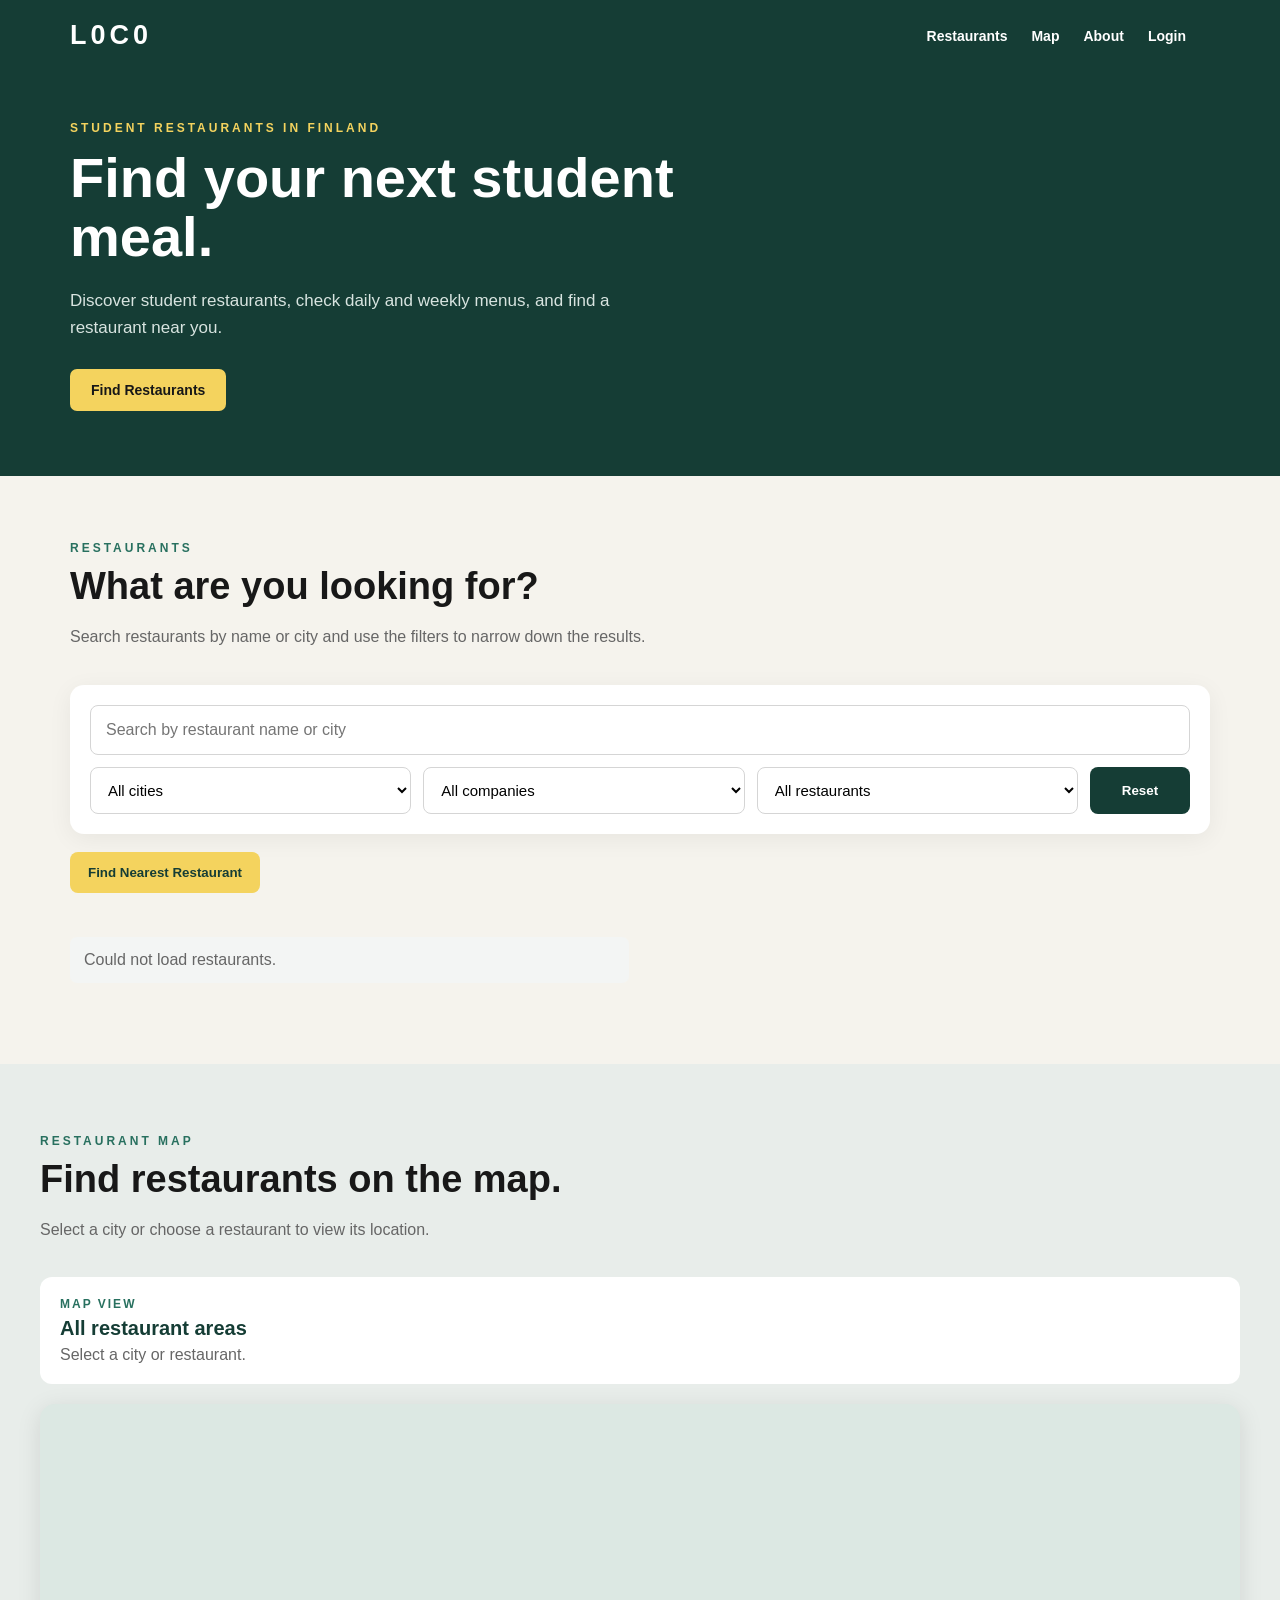
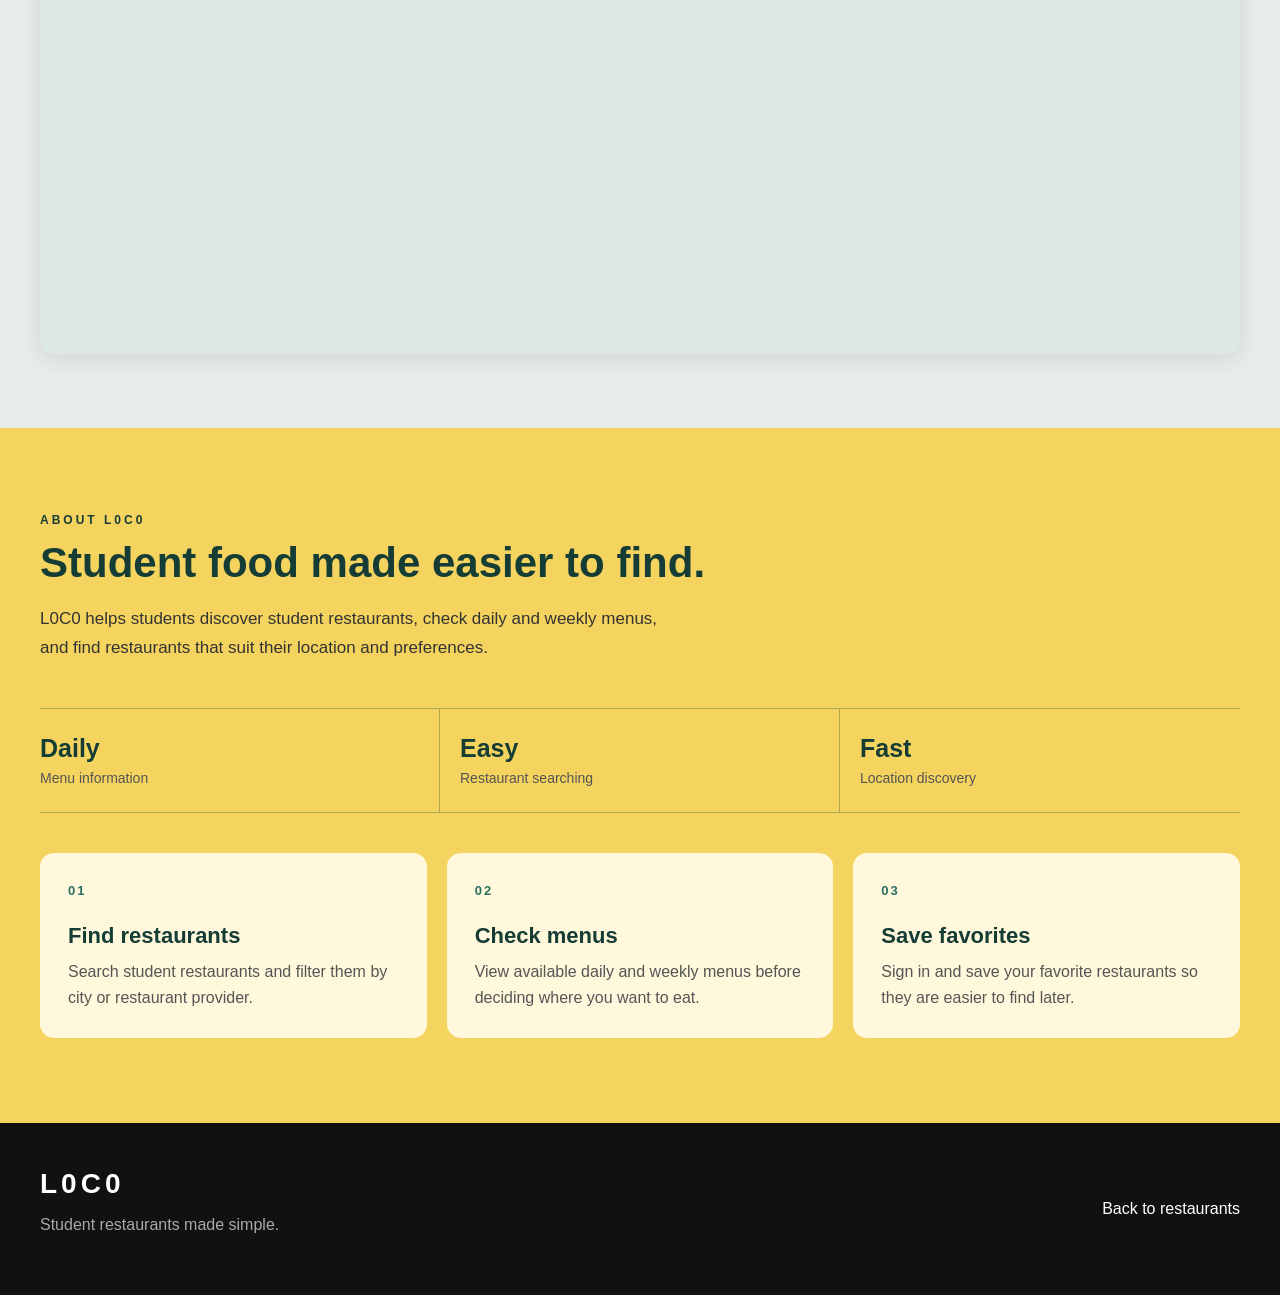
<file: index.html>
<!doctype html>
<html lang="en">
  <head>
    <meta charset="UTF-8" />
    <meta name="viewport" content="width=device-width, initial-scale=1.0" />
    <title>L0C0 Oy</title>
    <link rel="stylesheet" href="css/style.css" />
  </head>

  <body>
    <header class="header">
      <nav class="navbar">
        <a class="logo" href="index.html">L0C0</a>

        <div class="nav-links">
          <a href="#restaurants">Restaurants</a>
          <a href="#map-section">Map</a>
          <a href="#about">About</a>
          <a id="login-link" href="login.html">Login</a>
          <a class="profile-link" id="profile-link" href="profile.html"></a>

          <button class="logout-button hidden" id="logout-button">
            Logout
          </button>
        </div>
      </nav>

      <div class="hero">
        <p class="hero-small">STUDENT RESTAURANTS IN FINLAND</p>

        <h1>Find your next student meal.</h1>

        <p class="hero-text">
          Discover student restaurants, check daily and weekly menus, and find a
          restaurant near you.
        </p>

        <a class="hero-button" href="#restaurants"> Find Restaurants </a>
      </div>
    </header>

    <main>
      <section class="restaurant-section" id="restaurants">
        <div class="section-heading">
          <p class="small-title">RESTAURANTS</p>

          <h2>What are you looking for?</h2>

          <p>
            Search restaurants by name or city and use the filters to narrow
            down the results.
          </p>
        </div>

        <div class="filters">
          <input
            class="search-input"
            id="search"
            type="text"
            placeholder="Search by restaurant name or city"
          />

          <div class="filter-row">
            <select class="filter-select" id="city-filter">
              <option value="all">All cities</option>
            </select>

            <select class="filter-select" id="company-filter">
              <option value="all">All companies</option>
              <option value="Sodexo">Sodexo</option>
              <option value="Compass Group">Compass Group</option>
            </select>

            <select class="filter-select" id="favorite-filter">
              <option value="all">All restaurants</option>
              <option value="favorites">My favorites</option>
            </select>

            <button class="reset-button" id="reset-button">Reset</button>
          </div>
        </div>

        <div class="location-row">
          <button class="location-button" id="location-button">
            Find Nearest Restaurant
          </button>

          <p class="location-message" id="location-message"></p>
        </div>

        <div class="results">
          <p class="restaurant-count" id="restaurant-count">
            Loading restaurants...
          </p>
        </div>

        <div class="restaurant-list" id="restaurant-list"></div>
      </section>

      <section class="map-section" id="map-section">
        <div class="map-content">
          <div class="section-heading">
            <p class="small-title">RESTAURANT MAP</p>

            <h2>Find restaurants on the map.</h2>

            <p>Select a city or choose a restaurant to view its location.</p>
          </div>

          <div class="selected-restaurant">
            <div class="selected-restaurant-info">
              <p class="selected-map-title">MAP VIEW</p>

              <h3 id="map-restaurant-name">All restaurant areas</h3>

              <p id="map-restaurant-address">Select a city or restaurant.</p>
            </div>

            <button
              class="remove-selection-button hidden"
              id="remove-selection-button"
            >
              Remove Selection
            </button>
          </div>

          <iframe
            class="restaurant-map"
            id="restaurant-map"
            title="Restaurant map"
            loading="lazy"
            src="https://www.openstreetmap.org/export/embed.html?bbox=19.0%2C59.0%2C32.0%2C70.5&amp;layer=mapnik"
          ></iframe>
        </div>
      </section>

      <section class="about" id="about">
        <div class="about-content">
          <div class="about-heading">
            <p class="small-title">ABOUT L0C0</p>

            <h2>Student food made easier to find.</h2>

            <p class="about-text">
              L0C0 helps students discover student restaurants, check daily and
              weekly menus, and find restaurants that suit their location and
              preferences.
            </p>
          </div>

          <div class="about-stats">
            <div class="about-stat">
              <strong>Daily</strong>
              <span>Menu information</span>
            </div>

            <div class="about-stat">
              <strong>Easy</strong>
              <span>Restaurant searching</span>
            </div>

            <div class="about-stat">
              <strong>Fast</strong>
              <span>Location discovery</span>
            </div>
          </div>

          <div class="about-features">
            <article class="about-card">
              <span class="about-number"> 01 </span>

              <h3>Find restaurants</h3>

              <p>
                Search student restaurants and filter them by city or restaurant
                provider.
              </p>
            </article>

            <article class="about-card">
              <span class="about-number"> 02 </span>

              <h3>Check menus</h3>

              <p>
                View available daily and weekly menus before deciding where you
                want to eat.
              </p>
            </article>

            <article class="about-card">
              <span class="about-number"> 03 </span>

              <h3>Save favorites</h3>

              <p>
                Sign in and save your favorite restaurants so they are easier to
                find later.
              </p>
            </article>
          </div>
        </div>
      </section>
    </main>

    <footer class="footer">
      <div class="footer-content">
        <div>
          <div class="footer-logo">L0C0</div>

          <p>Student restaurants made simple.</p>
        </div>

        <a href="#restaurants"> Back to restaurants </a>
      </div>
    </footer>

    <script src="js/main.js"></script>
  </body>
</html>
</file>
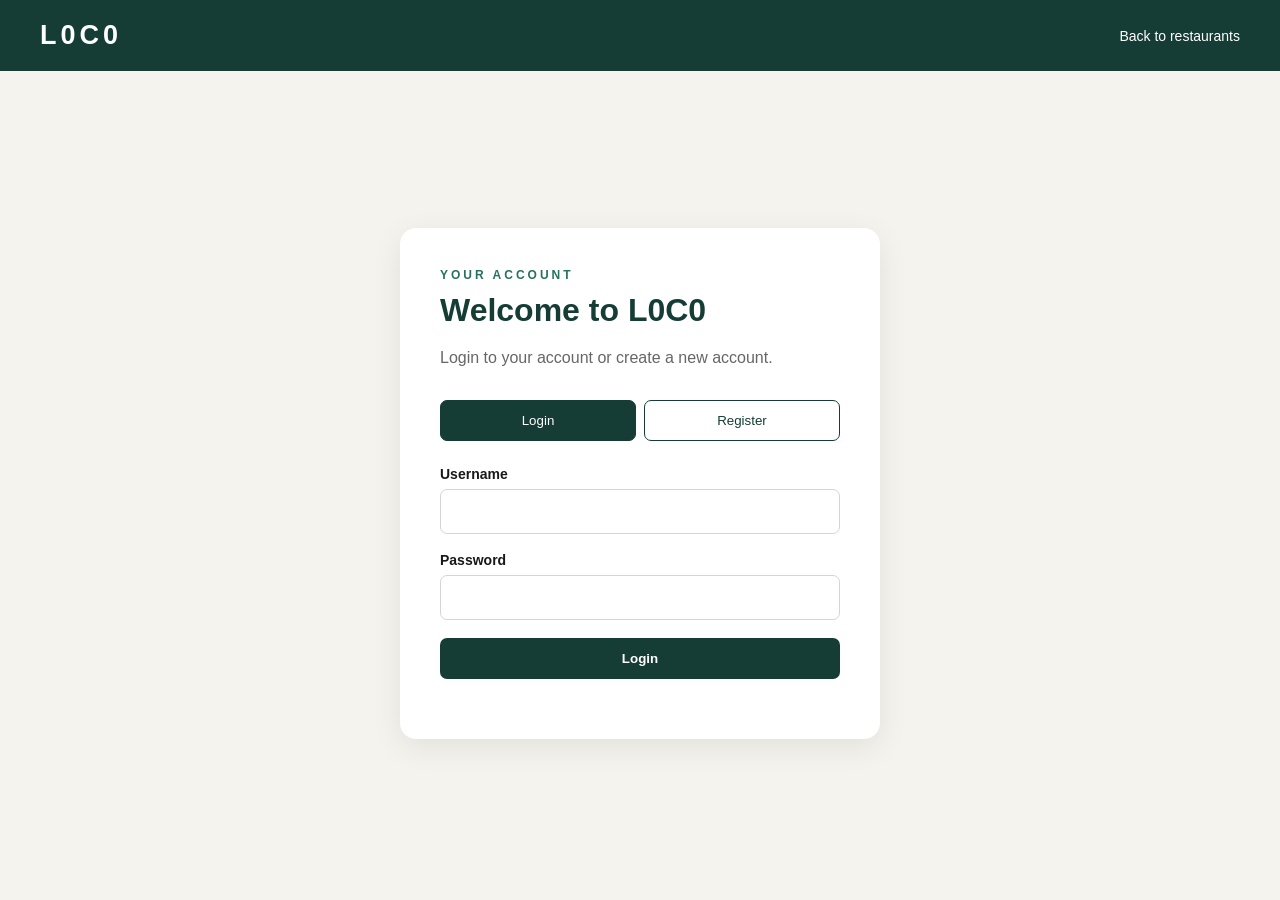
<file: login.html>
<!doctype html>
<html lang="en">
  <head>
    <meta charset="UTF-8" />
    <meta name="viewport" content="width=device-width, initial-scale=1.0" />
    <title>Login | L0C0 Oy</title>
    <link rel="stylesheet" href="css/style.css" />
  </head>

  <body class="login-page">
    <header class="login-header">
      <a href="index.html" class="logo"> L0C0 </a>

      <a href="index.html" class="back-link"> Back to restaurants </a>
    </header>

    <main class="account-main">
      <div class="account-box">
        <div class="account-heading">
          <p class="small-title">YOUR ACCOUNT</p>

          <h1>Welcome to L0C0</h1>

          <p>Login to your account or create a new account.</p>
        </div>

        <div class="account-buttons">
          <button class="account-tab active-tab" id="show-login" type="button">
            Login
          </button>

          <button class="account-tab" id="show-register" type="button">
            Register
          </button>
        </div>

        <form class="account-form" id="login-form">
          <label for="login-username"> Username </label>

          <input type="text" id="login-username" required />

          <label for="login-password"> Password </label>

          <input type="password" id="login-password" required />

          <button class="account-submit" type="submit">Login</button>
        </form>

        <form class="account-form hidden" id="register-form">
          <label for="register-username"> Username </label>

          <input type="text" id="register-username" required />

          <label for="register-password"> Password </label>

          <input type="password" id="register-password" required />

          <label for="register-email"> Email </label>

          <input type="email" id="register-email" required />

          <button class="account-submit" type="submit">Create Account</button>
        </form>

        <p class="account-message" id="account-message"></p>
      </div>
    </main>

    <script src="js/login.js"></script>
  </body>
</html>
</file>
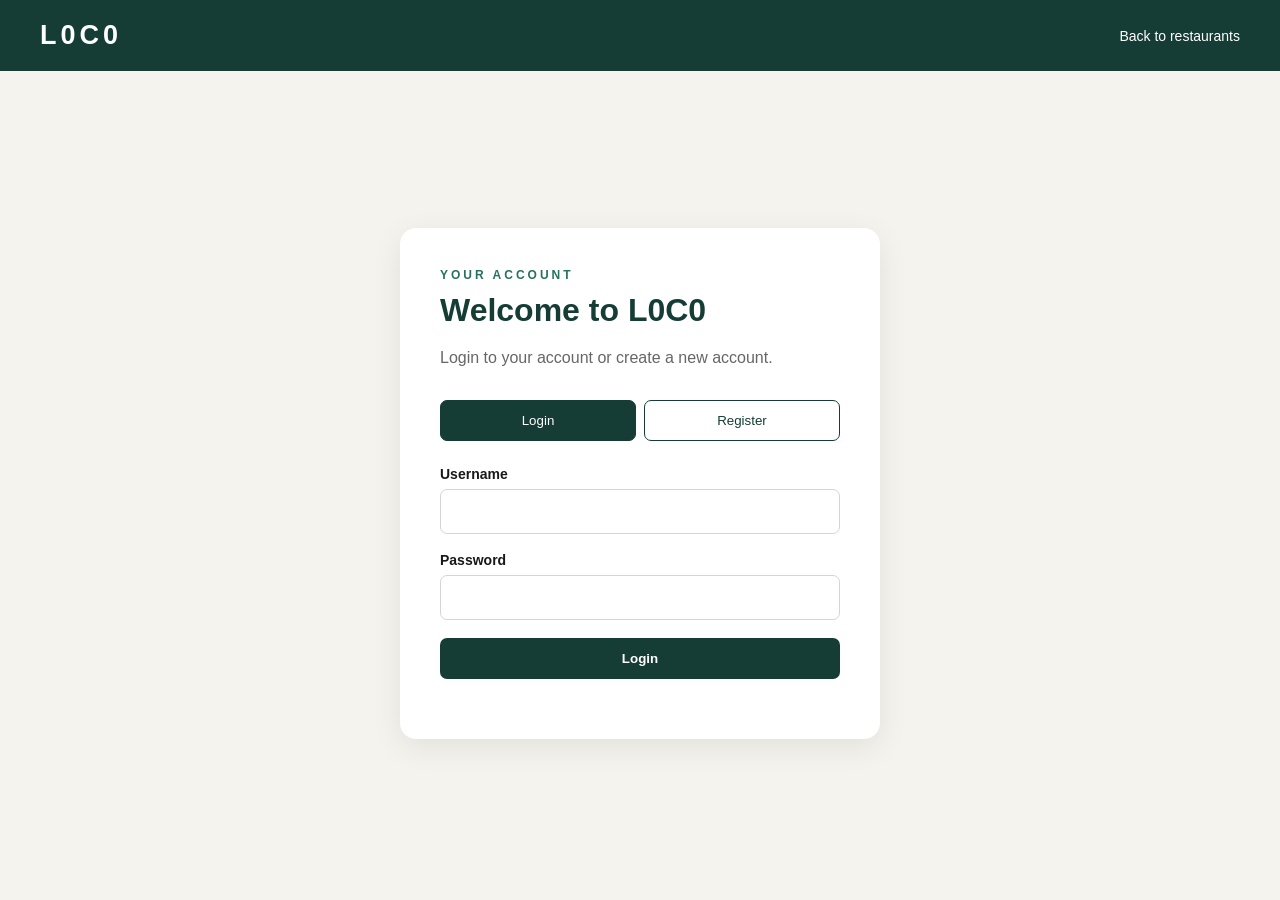
<file: profile.html>
<!doctype html>
<html lang="en">
  <head>
    <meta charset="UTF-8" />
    <meta name="viewport" content="width=device-width, initial-scale=1.0" />
    <title>Profile | L0C0 Oy</title>
    <link rel="stylesheet" href="css/style.css" />
  </head>

  <body class="login-page">
    <header class="login-header">
      <a href="index.html" class="logo">L0C0</a>

      <a href="index.html" class="back-link">Back to restaurants</a>
    </header>

    <main class="account-main">
      <div class="account-box">
        <div class="account-heading">
          <p class="small-title">MY PROFILE</p>

          <h1>Account information</h1>

          <p>View and update your account information.</p>
        </div>

        <div class="profile-picture-area">
          <div class="profile-picture-box" id="profile-picture-box">
            <div id="profile-placeholder" class="profile-placeholder">L0</div>
          </div>

          <form id="avatar-form">
            <label for="avatar-input" class="avatar-label">
              Choose profile picture
            </label>

            <input type="file" id="avatar-input" accept="image/*" />

            <button type="submit" class="avatar-button">Upload Picture</button>

            <button
              type="button"
              class="remove-avatar-button hidden"
              id="remove-avatar-button"
            >
              Remove Picture
            </button>
          </form>

          <p class="account-message" id="avatar-message"></p>
        </div>

        <form class="account-form" id="profile-form">
          <label for="profile-username"> Username </label>

          <input type="text" id="profile-username" required />

          <label for="profile-email"> Email </label>

          <input type="email" id="profile-email" required />

          <label for="profile-password"> New password </label>

          <input
            type="password"
            id="profile-password"
            placeholder="Leave empty to keep current password"
          />

          <button class="account-submit" type="submit">Save Changes</button>
        </form>

        <p class="account-message" id="profile-message"></p>
      </div>
    </main>

    <script src="js/profile.js"></script>
  </body>
</html>
</file>
<file: css/style.css>
* {
  box-sizing: border-box;
}

html {
  scroll-behavior: smooth;
}

body {
  margin: 0;
  font-family: Arial, sans-serif;
  background-color: #f5f3ed;
  color: #181818;
}

.header {
  background-color: #153d35;
  color: white;
}

.navbar {
  max-width: 1200px;
  margin: auto;
  padding: 20px 30px;
  display: flex;
  justify-content: space-between;
  align-items: center;
}

.logo {
  color: white;
  font-size: 27px;
  font-weight: bold;
  letter-spacing: 4px;
  text-decoration: none;
}

.nav-links {
  display: flex;
  gap: 24px;
  align-items: center;
}

.nav-links a {
  color: white;
  text-decoration: none;
  font-size: 14px;
  font-weight: bold;
}

.nav-links a:hover {
  color: #f4d35e;
}

.profile-link {
  color: #f4d35e !important;
}

.profile-link:hover {
  color: white !important;
}

.logout-button {
  border: 1px solid #f4d35e;
  background-color: transparent;
  color: #f4d35e;
  padding: 8px 12px;
  border-radius: 6px;
  cursor: pointer;
}

.logout-button:hover {
  background-color: #f4d35e;
  color: #153d35;
}

.hero {
  max-width: 1200px;
  margin: auto;
  padding: 50px 30px 65px;
}

.hero-small {
  margin: 0 0 14px;
  color: #f4d35e;
  font-size: 12px;
  font-weight: bold;
  letter-spacing: 3px;
}

.hero h1 {
  max-width: 650px;
  margin: 0;
  font-size: 56px;
  line-height: 1.05;
}

.hero-text {
  max-width: 560px;
  margin: 20px 0 28px;
  color: #d8e4e0;
  font-size: 17px;
  line-height: 1.6;
}

.hero-button {
  display: inline-block;
  padding: 13px 21px;
  background-color: #f4d35e;
  color: #171717;
  border-radius: 7px;
  font-size: 14px;
  font-weight: bold;
  text-decoration: none;
}

.hero-button:hover {
  background-color: #ffe27d;
}

.restaurant-section {
  max-width: 1200px;
  margin: auto;
  padding: 65px 30px;
}

.section-heading {
  max-width: 650px;
  margin-bottom: 35px;
}

.small-title {
  margin: 0;
  color: #28705f;
  font-size: 12px;
  font-weight: bold;
  letter-spacing: 3px;
}

.section-heading h2 {
  margin: 10px 0 12px;
  font-size: 38px;
}

.section-heading p:last-child {
  color: #666;
  font-size: 16px;
  line-height: 1.6;
}

.filters {
  background-color: white;
  padding: 20px;
  border-radius: 14px;
  box-shadow: 0 5px 25px rgba(0, 0, 0, 0.06);
}

.search-input {
  width: 100%;
  padding: 15px;
  border: 1px solid #d5d5d5;
  border-radius: 8px;
  outline: none;
  font-size: 16px;
}

.search-input:focus {
  border-color: #28705f;
}

.filter-row {
  display: flex;
  gap: 12px;
  margin-top: 12px;
}

.filter-select {
  flex: 1;
  padding: 13px;
  border: 1px solid #d5d5d5;
  border-radius: 8px;
  background-color: white;
  font-size: 15px;
}

.reset-button {
  min-width: 100px;
  border: none;
  border-radius: 8px;
  padding: 12px 18px;
  background-color: #153d35;
  color: white;
  cursor: pointer;
  font-weight: bold;
}

.reset-button:hover {
  background-color: #286454;
}

.location-row {
  display: flex;
  align-items: center;
  gap: 18px;
  margin-top: 18px;
}

.location-button {
  border: none;
  border-radius: 8px;
  padding: 13px 18px;
  background-color: #f4d35e;
  color: #153d35;
  cursor: pointer;
  font-weight: bold;
}

.location-button:hover {
  background-color: #ffe27d;
}

.location-message {
  margin: 0;
  color: #153d35;
  font-size: 14px;
  font-weight: bold;
}

.results {
  margin: 28px 0 18px;
}

.restaurant-count {
  margin: 0;
  color: #555;
  font-weight: bold;
}

.restaurant-list {
  display: grid;
  grid-template-columns: repeat(2, 1fr);
  gap: 22px;
  align-items: start;
}

.restaurant {
  background-color: white;
  border-radius: 15px;
  padding: 26px;
  box-shadow: 0 4px 20px rgba(0, 0, 0, 0.06);
  transition: 0.2s;
  align-self: start;
  min-width: 0;
}

.restaurant:hover {
  transform: translateY(-3px);
  box-shadow: 0 8px 25px rgba(0, 0, 0, 0.1);
}

.selected-restaurant-card {
  outline: 3px solid #28705f;
}

.nearest-restaurant {
  border: 3px solid #f4d35e;
}

.nearest-label {
  margin: -26px -26px 22px;
  padding: 10px;
  border-radius: 12px 12px 0 0;
  background-color: #f4d35e;
  color: #153d35;
  text-align: center;
  font-size: 13px;
  font-weight: bold;
}

.restaurant-top {
  display: flex;
  justify-content: space-between;
  gap: 15px;
  align-items: flex-start;
}

.company-badge {
  display: inline-block;
  margin-bottom: 16px;
  padding: 6px 10px;
  background-color: #e6f0ed;
  color: #205c4e;
  border-radius: 20px;
  font-size: 12px;
  font-weight: bold;
}

.favorite-button {
  border: 1px solid #ddd;
  background-color: white;
  color: #777;
  width: 42px;
  height: 42px;
  border-radius: 50%;
  cursor: pointer;
  font-size: 21px;
}

.favorite-button:hover {
  background-color: #fff7d5;
}

.favorite-active {
  background-color: #f4d35e;
  border-color: #f4d35e;
  color: #153d35;
}

.restaurant h3 {
  margin: 0 0 16px;
  color: #153d35;
  font-size: 22px;
}

.restaurant-info {
  min-height: 70px;
}

.restaurant-info p {
  margin: 7px 0;
  color: #626262;
  line-height: 1.5;
}

.restaurant-actions {
  display: flex;
  gap: 8px;
  margin-top: 20px;
}

.restaurant-actions button {
  flex: 1;
  border: none;
  border-radius: 7px;
  padding: 12px 16px;
  cursor: pointer;
  font-weight: bold;
}

.daily-button {
  background-color: #153d35;
  color: white;
}

.daily-button:hover {
  background-color: #286454;
}

.weekly-button {
  background-color: #e8edea;
  color: #153d35;
}

.weekly-button:hover {
  background-color: #d4dfdb;
}

.map-button {
  width: 100%;
  margin-top: 9px;
  border: 1px solid #153d35;
  border-radius: 7px;
  padding: 11px 16px;
  background-color: white;
  color: #153d35;
  cursor: pointer;
  font-weight: bold;
}

.map-button:hover {
  background-color: #e8edea;
}

.menu {
  margin-top: 20px;
}

.menu-title {
  padding-top: 18px;
  border-top: 1px solid #ddd;
  color: #153d35;
  font-size: 20px;
}

.menu-day {
  margin-top: 20px;
  padding: 10px 12px;
  background-color: #f3f5f4;
  border-radius: 6px;
  color: #153d35;
}

.course {
  padding: 14px 0;
  border-bottom: 1px solid #e5e5e5;
}

.course:last-child {
  border-bottom: none;
}

.course p {
  margin: 5px 0;
  color: #666;
}

.course-name {
  color: #222;
  font-weight: bold;
}

.menu-message {
  padding: 14px;
  background-color: #f3f5f4;
  border-radius: 7px;
  color: #666;
}

.weekly-menu {
  display: flex;
  gap: 12px;
  overflow-x: auto;
  padding: 5px 2px 15px;
}

.weekly-day {
  flex: 0 0 220px;
  padding: 16px;
  border-radius: 10px;
  background-color: #f3f5f4;
}

.weekly-day h4 {
  margin: 0 0 14px;
  padding-bottom: 10px;
  border-bottom: 2px solid #153d35;
  color: #153d35;
}

.weekly-course {
  padding: 10px 0;
  border-bottom: 1px solid #d5d5d5;
}

.weekly-course:last-child {
  border-bottom: none;
}

.weekly-course p {
  margin: 5px 0;
  font-size: 14px;
}

.weekly-course .course-name {
  color: #222;
  font-weight: bold;
}

.course-diets {
  color: #777;
  font-size: 12px !important;
}

.map-section {
  background-color: #e8edea;
  padding: 70px 30px;
}

.map-content {
  max-width: 1200px;
  margin: auto;
}

.selected-restaurant {
  margin-bottom: 20px;
  padding: 20px;
  border-radius: 12px;
  background-color: white;
  display: flex;
  align-items: center;
  justify-content: space-between;
  gap: 20px;
}

.selected-restaurant-info {
  min-width: 0;
}

.selected-map-title {
  margin: 0 0 6px;
  color: #28705f;
  font-size: 12px;
  font-weight: bold;
  letter-spacing: 2px;
}

.selected-restaurant h3 {
  margin: 0 0 6px;
  color: #153d35;
  font-size: 20px;
}

.selected-restaurant p:last-child {
  margin: 0;
  color: #666;
}

.remove-selection-button {
  border: 1px solid #c94a4a;
  border-radius: 7px;
  padding: 11px 16px;
  background-color: white;
  color: #c94a4a;
  cursor: pointer;
  font-weight: bold;
  white-space: nowrap;
}

.remove-selection-button:hover {
  background-color: #c94a4a;
  color: white;
}

.restaurant-map {
  width: 100%;
  height: 550px;
  border: none;
  border-radius: 15px;
  background-color: #dce8e3;
  box-shadow: 0 5px 25px rgba(0, 0, 0, 0.1);
}

.about {
  background-color: #f4d35e;
  padding: 85px 30px;
}

.about-content {
  max-width: 1200px;
  margin: auto;
}

.about-heading {
  max-width: 700px;
}

.about .small-title {
  color: #153d35;
}

.about h2 {
  margin: 12px 0 18px;
  color: #153d35;
  font-size: 42px;
  line-height: 1.15;
}

.about-text {
  margin: 0;
  max-width: 650px;
  color: #333;
  font-size: 17px;
  line-height: 1.7;
}

.about-stats {
  display: grid;
  grid-template-columns: repeat(3, 1fr);
  margin-top: 45px;
  border-top: 1px solid rgba(21, 61, 53, 0.3);
  border-bottom: 1px solid rgba(21, 61, 53, 0.3);
}

.about-stat {
  padding: 25px 20px;
  border-right: 1px solid rgba(21, 61, 53, 0.3);
}

.about-stat:first-child {
  padding-left: 0;
}

.about-stat:last-child {
  border-right: none;
}

.about-stat strong {
  display: block;
  margin-bottom: 6px;
  color: #153d35;
  font-size: 25px;
}

.about-stat span {
  color: #555;
  font-size: 14px;
}

.about-features {
  display: grid;
  grid-template-columns: repeat(3, 1fr);
  gap: 20px;
  margin-top: 40px;
}

.about-card {
  padding: 28px;
  border-radius: 14px;
  background-color: #fff8dc;
  transition: 0.2s;
}

.about-card:hover {
  transform: translateY(-4px);
}

.about-number {
  display: inline-block;
  margin-bottom: 25px;
  color: #28705f;
  font-size: 13px;
  font-weight: bold;
  letter-spacing: 2px;
}

.about-card h3 {
  margin: 0 0 10px;
  color: #153d35;
  font-size: 22px;
}

.about-card p {
  margin: 0;
  color: #555;
  line-height: 1.6;
}

.footer {
  background-color: #111;
  color: white;
  padding: 45px 30px;
}

.footer-content {
  max-width: 1200px;
  margin: auto;
  display: flex;
  justify-content: space-between;
  align-items: center;
}

.footer-logo {
  font-size: 28px;
  font-weight: bold;
  letter-spacing: 4px;
}

.footer p {
  color: #aaa;
}

.footer a {
  color: white;
  text-decoration: none;
}

.footer a:hover {
  text-decoration: underline;
}

.hidden {
  display: none !important;
}

.login-page {
  min-height: 100vh;
  background-color: #f5f3ed;
}

.login-header {
  background-color: #153d35;
  padding: 20px 40px;
  display: flex;
  align-items: center;
  justify-content: space-between;
}

.back-link {
  color: white;
  text-decoration: none;
  font-size: 14px;
}

.back-link:hover {
  color: #f4d35e;
}

.account-main {
  min-height: calc(100vh - 75px);
  display: flex;
  align-items: center;
  justify-content: center;
  padding: 50px 20px;
}

.account-box {
  width: 100%;
  max-width: 480px;
  background-color: white;
  padding: 40px;
  border-radius: 16px;
  box-shadow: 0 8px 30px rgba(0, 0, 0, 0.08);
}

.account-heading {
  margin-bottom: 30px;
}

.account-heading h1 {
  margin: 10px 0;
  color: #153d35;
  font-size: 32px;
}

.account-heading p:last-child {
  color: #666;
  line-height: 1.6;
}

.account-buttons {
  display: flex;
  gap: 8px;
  margin-bottom: 25px;
}

.account-tab {
  flex: 1;
  padding: 12px;
  border: 1px solid #153d35;
  background-color: white;
  color: #153d35;
  border-radius: 7px;
  cursor: pointer;
}

.account-tab:hover {
  background-color: #e8edea;
}

.active-tab {
  background-color: #153d35;
  color: white;
}

.account-form {
  display: flex;
  flex-direction: column;
}

.account-form label {
  margin-bottom: 7px;
  font-size: 14px;
  font-weight: bold;
}

.account-form input {
  width: 100%;
  padding: 13px;
  margin-bottom: 18px;
  border: 1px solid #d5d5d5;
  border-radius: 7px;
  font-size: 15px;
  outline: none;
}

.account-form input:focus {
  border-color: #28705f;
}

.account-submit {
  width: 100%;
  padding: 13px;
  border: none;
  border-radius: 7px;
  background-color: #153d35;
  color: white;
  cursor: pointer;
  font-weight: bold;
}

.account-submit:hover {
  background-color: #286454;
}

.account-message {
  margin-top: 20px;
  text-align: center;
  line-height: 1.5;
}

.profile-picture-area {
  margin-bottom: 30px;
  padding-bottom: 30px;
  border-bottom: 1px solid #e5e5e5;
  text-align: center;
}

.profile-picture-box {
  width: 120px;
  height: 120px;
  margin: 0 auto 20px;
  border-radius: 50%;
  overflow: hidden;
  background-color: #e6f0ed;
}

.profile-picture {
  width: 100%;
  height: 100%;
  object-fit: cover;
}

.profile-placeholder {
  width: 100%;
  height: 100%;
  display: flex;
  align-items: center;
  justify-content: center;
  background-color: #153d35;
  color: #f4d35e;
  font-size: 32px;
  font-weight: bold;
}

.avatar-label {
  display: block;
  width: 100%;
  margin-bottom: 8px;
  text-align: left;
  font-size: 14px;
  font-weight: bold;
}

.avatar-button {
  width: 100%;
  padding: 12px;
  border: none;
  border-radius: 7px;
  background-color: #f4d35e;
  color: #153d35;
  cursor: pointer;
  font-weight: bold;
}

.avatar-button:hover {
  background-color: #ffe27d;
}

.remove-avatar-button {
  width: 100%;
  margin-top: 10px;
  padding: 12px;
  border: 1px solid #c94a4a;
  border-radius: 7px;
  background-color: white;
  color: #c94a4a;
  cursor: pointer;
  font-weight: bold;
}

.remove-avatar-button:hover {
  background-color: #c94a4a;
  color: white;
}

@media (max-width: 750px) {
  .navbar {
    padding: 18px 20px;
  }

  .nav-links {
    gap: 12px;
  }

  .hero {
    padding: 45px 20px 55px;
  }

  .hero h1 {
    font-size: 42px;
  }

  .restaurant-section {
    padding: 50px 20px;
  }

  .filter-row {
    flex-direction: column;
  }

  .location-row {
    flex-direction: column;
    align-items: stretch;
  }

  .location-message {
    text-align: center;
  }

  .restaurant-list {
    grid-template-columns: 1fr;
  }

  .map-section {
    padding: 55px 20px;
  }

  .selected-restaurant {
    flex-direction: column;
    align-items: stretch;
  }

  .remove-selection-button {
    width: 100%;
  }

  .restaurant-map {
    height: 450px;
  }

  .about {
    padding: 60px 20px;
  }

  .about h2 {
    font-size: 34px;
  }

  .about-stats {
    grid-template-columns: 1fr;
  }

  .about-stat {
    padding: 18px 0;
    border-right: none;
    border-bottom: 1px solid rgba(21, 61, 53, 0.3);
  }

  .about-stat:first-child {
    padding-left: 0;
  }

  .about-stat:last-child {
    border-bottom: none;
  }

  .about-features {
    grid-template-columns: 1fr;
  }
}

@media (max-width: 500px) {
  .navbar {
    flex-direction: column;
    gap: 18px;
  }

  .nav-links {
    flex-wrap: wrap;
    justify-content: center;
  }

  .hero h1 {
    font-size: 38px;
  }

  .restaurant {
    padding: 21px;
  }

  .nearest-label {
    margin: -21px -21px 22px;
  }

  .restaurant-actions {
    flex-direction: column;
  }

  .weekly-day {
    flex-basis: 190px;
  }

  .restaurant-map {
    height: 380px;
  }

  .footer-content {
    flex-direction: column;
    align-items: flex-start;
    gap: 20px;
  }

  .login-header {
    padding: 18px 20px;
  }

  .account-box {
    padding: 28px 22px;
  }
}
</file>
